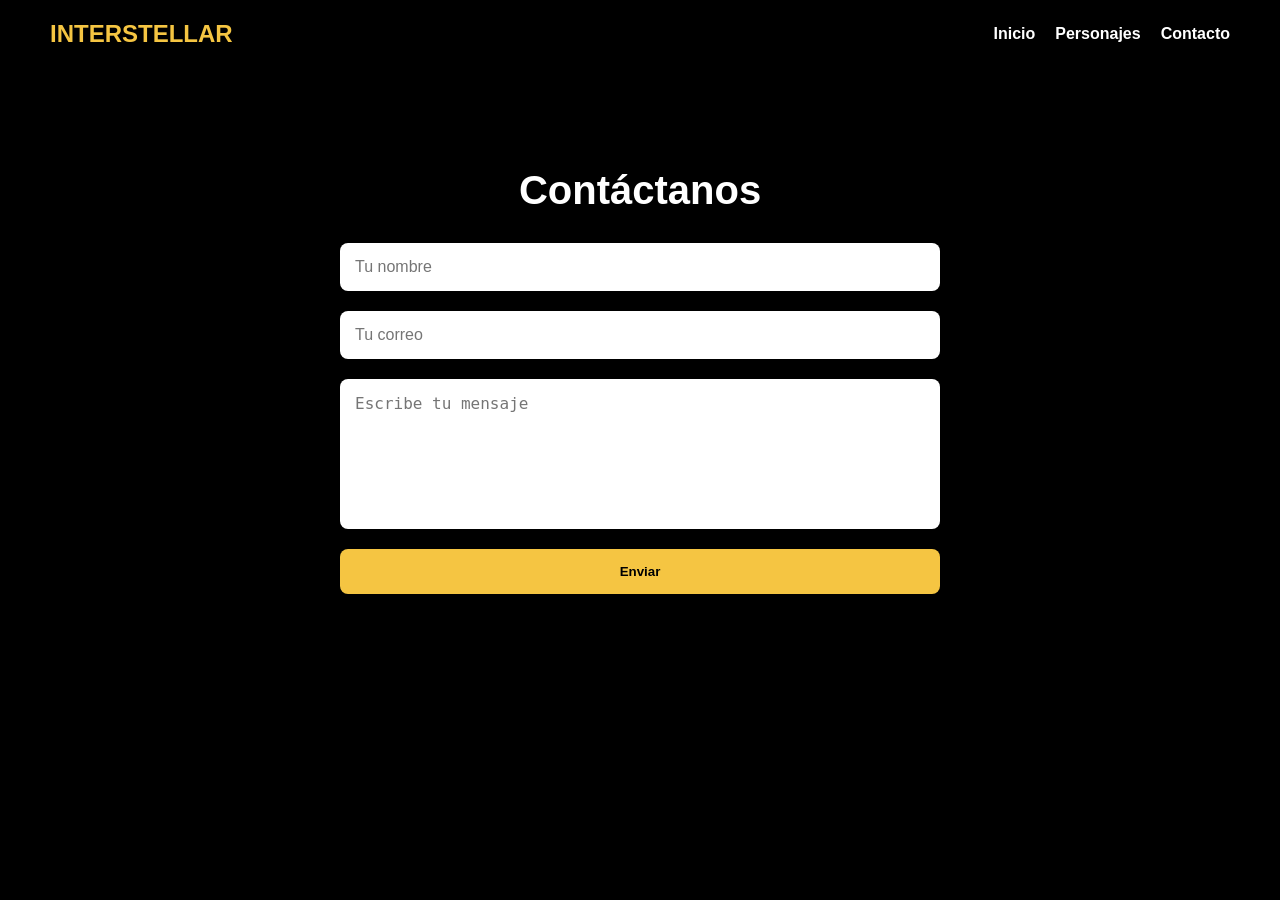
<file: contacto.html>
<!DOCTYPE html>
<html lang="es">

<head>

    <meta charset="UTF-8">
    <meta name="viewport" content="width=device-width, initial-scale=1.0">

    <title>Contacto | Interstellar</title>

    <link rel="stylesheet" href="css/styles.css">

</head>

<body>

    <!-- HEADER -->

    <header>

        <nav class="navbar">

            <h1 class="logo">INTERSTELLAR</h1>

            <ul class="nav-links">
                <li><a href="index.html">Inicio</a></li>
                <li><a href="personajes.html">Personajes</a></li>
                <li><a href="contacto.html">Contacto</a></li>
            </ul>

        </nav>

    </header>


    <!-- FORMULARIO -->

    <section class="contact">

        <h2>Contáctanos</h2>

        <form id="contact-form">

            <input
                type="text"
                id="name"
                placeholder="Tu nombre"
            >

            <input
                type="email"
                id="email"
                placeholder="Tu correo"
            >

            <textarea
                id="message"
                placeholder="Escribe tu mensaje"
            ></textarea>

            <button type="submit">
                Enviar
            </button>

        </form>

        <p id="form-message"></p>

    </section>

    <script src="js/script.js"></script>

</body>

</html>
</file>
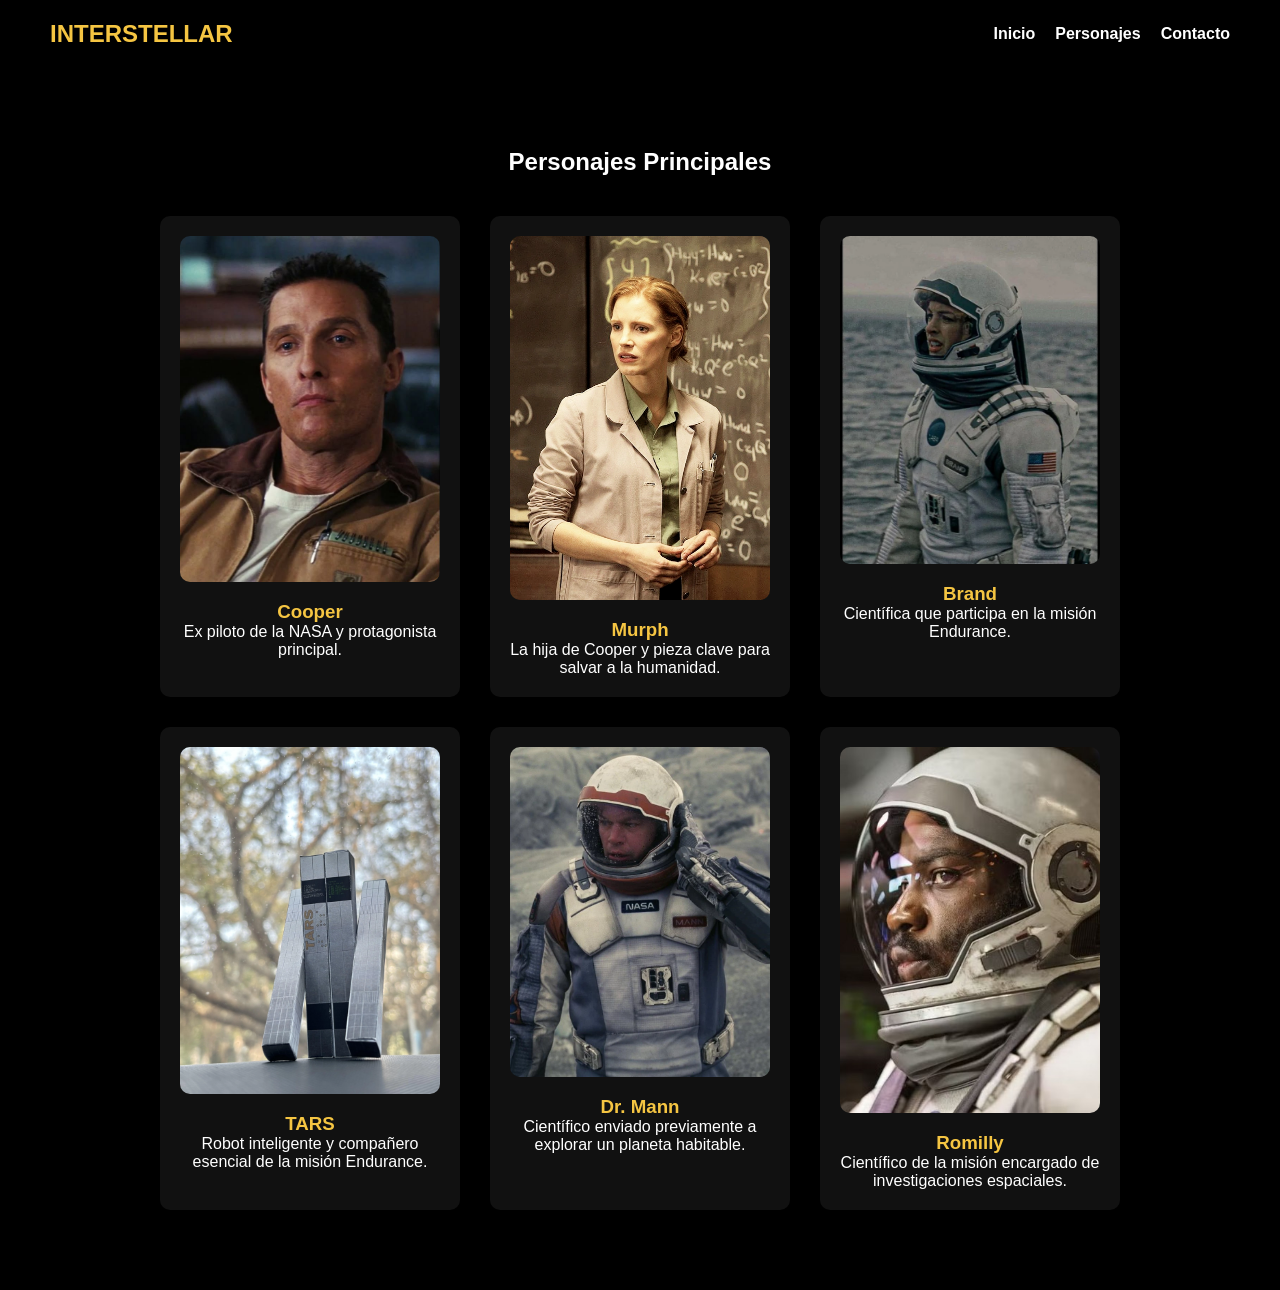
<file: personajes.html>
<!DOCTYPE html>
<html lang="es">

<head>

    <meta charset="UTF-8">
    <meta name="viewport" content="width=device-width, initial-scale=1.0">

    <title>Personajes | Interstellar</title>

    <link rel="stylesheet" href="css/styles.css">

</head>

<body>

    <header>

        <nav class="navbar">

            <h1 class="logo">INTERSTELLAR</h1>

            <ul class="nav-links">
                <li><a href="index.html">Inicio</a></li>
                <li><a href="personajes.html">Personajes</a></li>
                <li><a href="contacto.html">Contacto</a></li>
            </ul>

        </nav>

    </header>


    <section class="characters">

        <h2>Personajes Principales</h2>

        <div class="character-container">

            <div class="card">
                <img src="img/Cooper.jpeg" alt="Cooper">
                <h3>Cooper</h3>
                <p>Ex piloto de la NASA y protagonista principal.</p>
            </div>

            <div class="card">
                <img src="img/Murph.jpeg" alt="Murph">
                <h3>Murph</h3>
                <p>La hija de Cooper y pieza clave para salvar a la humanidad.</p>
            </div>

            <div class="card">
                <img src="img/Brand.jpeg" alt="Brand">
                <h3>Brand</h3>
                <p>Científica que participa en la misión Endurance.</p>
            </div>
            
            <div class="card">
                <img src="img/Tars.jpeg" alt="TARS">
                <h3>TARS</h3>
                <p>Robot inteligente y compañero esencial de la misión Endurance.</p>
            </div>

            <div class="card">
                <img src="img/Mann.jpeg" alt="Dr. Mann">
                <h3>Dr. Mann</h3>
                <p>Científico enviado previamente a explorar un planeta habitable. </p>
            </div>

            <div class="card">
                <img src="img/Romilly.jpeg" alt="Romilly">
                <h3>Romilly</h3>
                <p>Científico de la misión encargado de investigaciones espaciales.</p>
            </div>

        </div>

    </section>

</body>

</html>
</file>
<file: css/styles.css>
*{
    margin: 0;
    padding: 0;
    box-sizing: border-box;
}

body{
    font-family: Arial, Helvetica, sans-serif;
    background-color: black;
    color: white;
}

/* NAVBAR */

.navbar{
    display: flex;
    justify-content: space-between;
    align-items: center;

    padding: 20px 50px;

    background-color: rgba(0,0,0,0.8);
}

.logo{
    color: #f5c542;
}

.nav-links{
    display: flex;
    list-style: none;
    gap: 20px;
}

.nav-links a{
    color: white;
    text-decoration: none;
    transition: 0.3s;
    font-weight: bold;
}

.nav-links a:hover{
    color: #f5c542;
}

/* HERO */

.hero{
    height: 90vh;

    display: flex;
    justify-content: center;
    align-items: center;

    text-align: center;

    background-image: url('../img/fondos/space-bg.jpg');
    background-size: cover;
    background-position: center;
}

.hero-content h2{
    font-size: 3rem;
    margin-bottom: 20px;
}

.hero-content p{
    font-size: 1.2rem;
    margin-bottom: 20px;
}

#explore-btn{
    padding: 14px 30px;
    border: none;
    cursor: pointer;

    background-color: #f5c542;
    color: black;

    border-radius: 8px;

    font-weight: bold;
    transition: 0.3s;
}

#explore-btn:hover{
    transform: scale(1.05);
    background-color: white;
}

/* ABOUT */

.about{
    padding: 80px 50px;
    text-align: center;
}

/* GALERÍA */

.gallery{
    padding: 50px;
    text-align: center;
}

.slideshow-container{

    position: relative;

    width: 60%;
    max-width: 600px;

    margin: auto;

    overflow: hidden;

    border-radius: 15px;
}

.slide{

    width: 100%;

    display: none;

    border-radius: 15px;
}

.slide.active{
    display: block;
}

.gallery-container img{
    width: 300px;
    border-radius: 10px;

    transition: 0.4s;
}

.gallery-container img:hover{
    transform: scale(1.05);
}

/* FOOTER */

footer{
    text-align: center;
    padding: 20px;
    background-color: #111;
}

.footer{

    background-color: #111;

    padding: 40px 20px;

    text-align: center;

    margin-top: 50px;

    border-top: 1px solid #333;
}

.footer-content h3{

    color: #f5c542;

    margin-bottom: 15px;

    font-size: 2rem;
}

.footer-content p{

    margin-bottom: 10px;

    color: #ccc;
}

.footer-links{

    margin-top: 20px;

    display: flex;

    justify-content: center;

    gap: 20px;

    flex-wrap: wrap;
}

.footer-links a{

    color: white;

    text-decoration: none;

    transition: 0.3s;
}

.footer-links a:hover{

    color: #f5c542;
}

/*FRASE */

.quote{
    padding: 100px 50px;

    text-align: center;

    background: linear-gradient(to right, #000000, #111111);
}

.quote h2{
    font-size: 2rem;
    color: #f5c542;
    margin-bottom: 20px;
}

.quote p{
    font-size: 1.2rem;
}

/*RESPONSIVE */

.menu-toggle {
    display: none;
}

@media(max-width: 768px){

    .navbar{
    display: flex;
    justify-content: space-between;
    align-items: center;

    padding: 15px 20px;
    }

    .menu-toggle {
    display: block;     
    font-size: 2rem;
    cursor: pointer;
    color: white;
    z-index: 2000;
    }

    .nav-links{

         position: absolute;

        top: 80px;
        right: 0;

        background-color: #111;

        width: 100%;

        flex-direction: column;

        text-align: center;

        padding: 20px 0;

        display: none;
    }

    .nav-links.active{
        display: flex;
    }

    .hero-content h2{
        font-size: 2rem;
    }

    .gallery-container{
        flex-direction: column;
        align-items: center;
    }

    .gallery-container img{
        width: 90%;
    }

    .logo{
    font-size: 1.8rem;
    }
}

/*PERSONAJES */ 

.characters{
    padding: 80px 50px;
    text-align: center;
}

.character-container{
    display: flex;
    justify-content: center;
    gap: 30px;
    margin-top: 40px;

    flex-wrap: wrap;
}

.card{
    background-color: #111;
    padding: 20px;
    border-radius: 10px;

    width: 300px;

    transition: 0.3s;
}

.card:hover{
    transform: translateY(-10px);
}

.card img{
    width: 100%;
    border-radius: 10px;
}

.card h3{
    margin-top: 15px;
    color: #f5c542;
}

/* CONTACTO */
.contact{
    padding: 100px 20px;
    text-align: center;
}

.contact h2{
    margin-bottom: 30px;
    font-size: 2.5rem;
}

#contact-form{
    max-width: 600px;
    margin: auto;

    display: flex;
    flex-direction: column;
    gap: 20px;
}

#contact-form input,
#contact-form textarea{
    padding: 15px;

    border: none;
    border-radius: 8px;

    font-size: 1rem;
}

#contact-form textarea{
    height: 150px;
    resize: none;
}

#contact-form button{
    padding: 15px;

    border: none;
    border-radius: 8px;

    background-color: #f5c542;

    font-weight: bold;
    cursor: pointer;

    transition: 0.3s;
}

#contact-form button:hover{
    background-color: white;
}

#form-message{
    margin-top: 20px;
    font-weight: bold;
}

/*MODIF. NAVBAR*/
</file>
